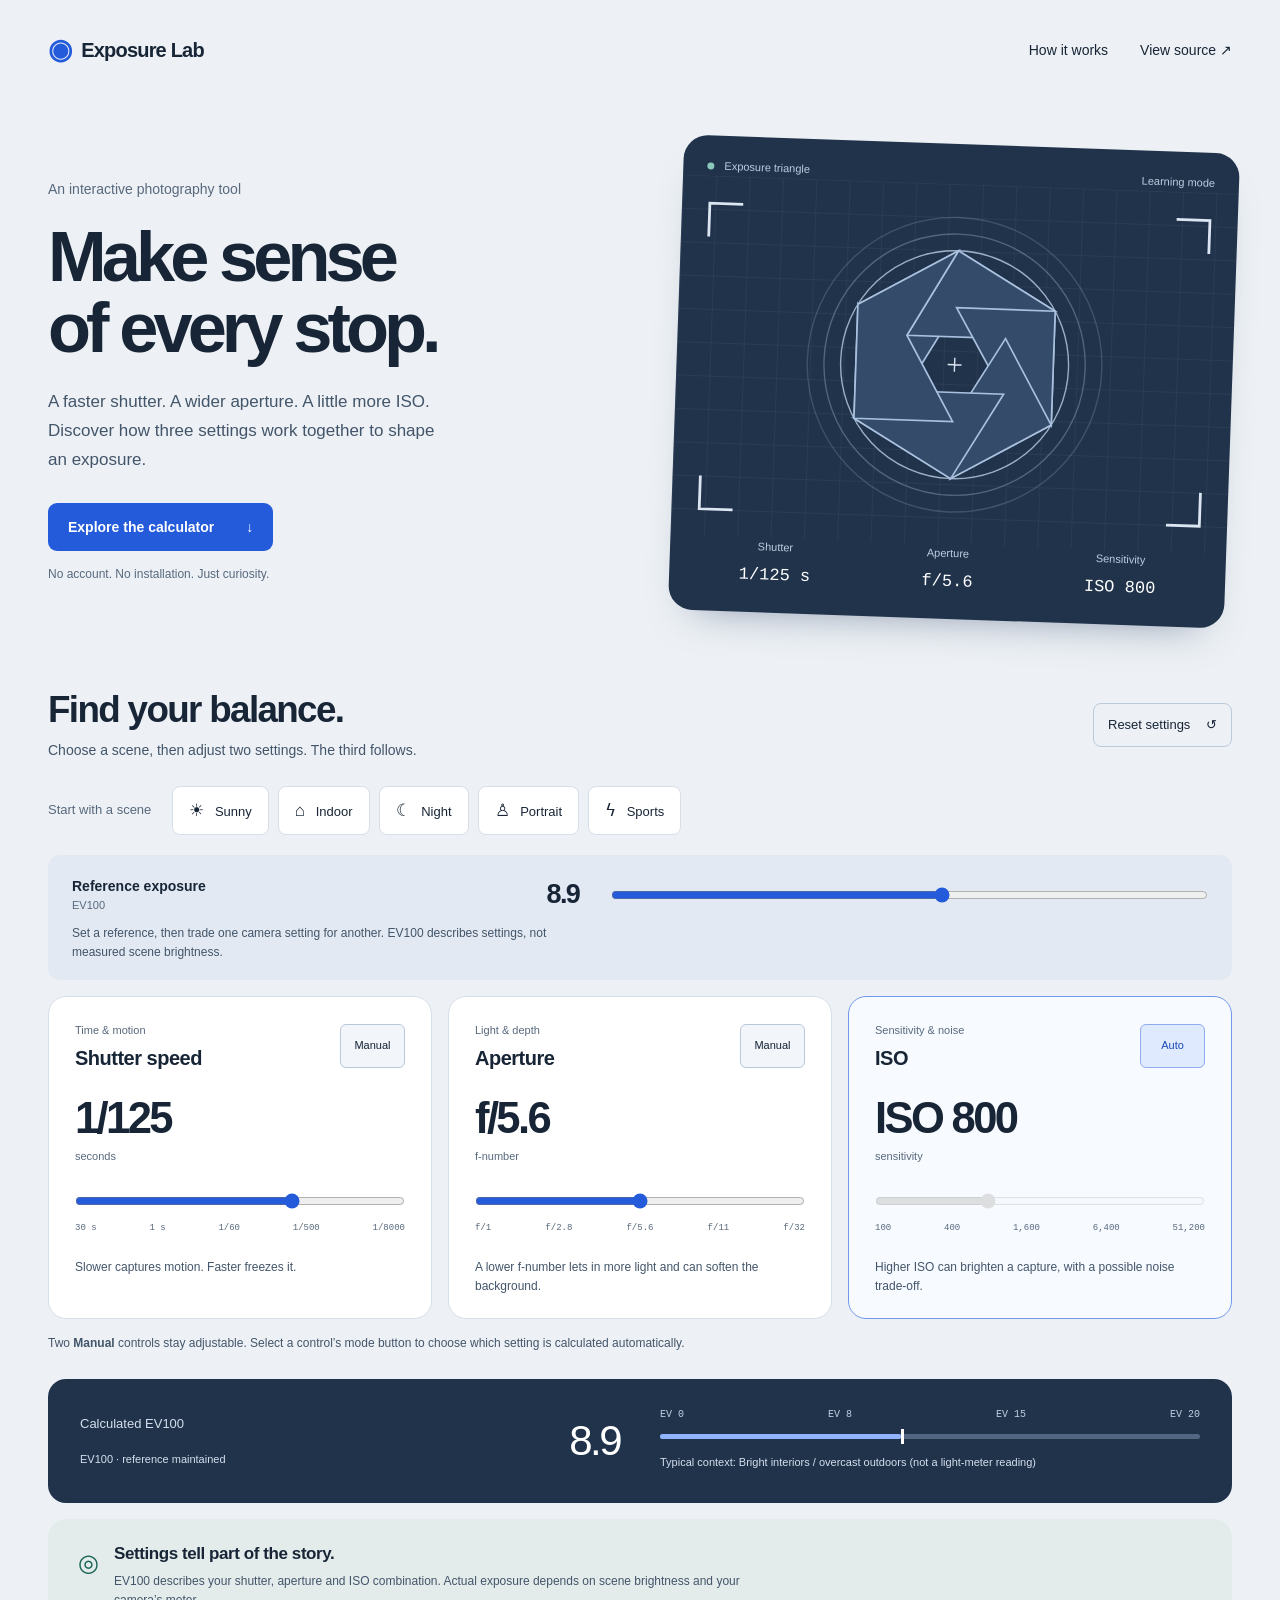
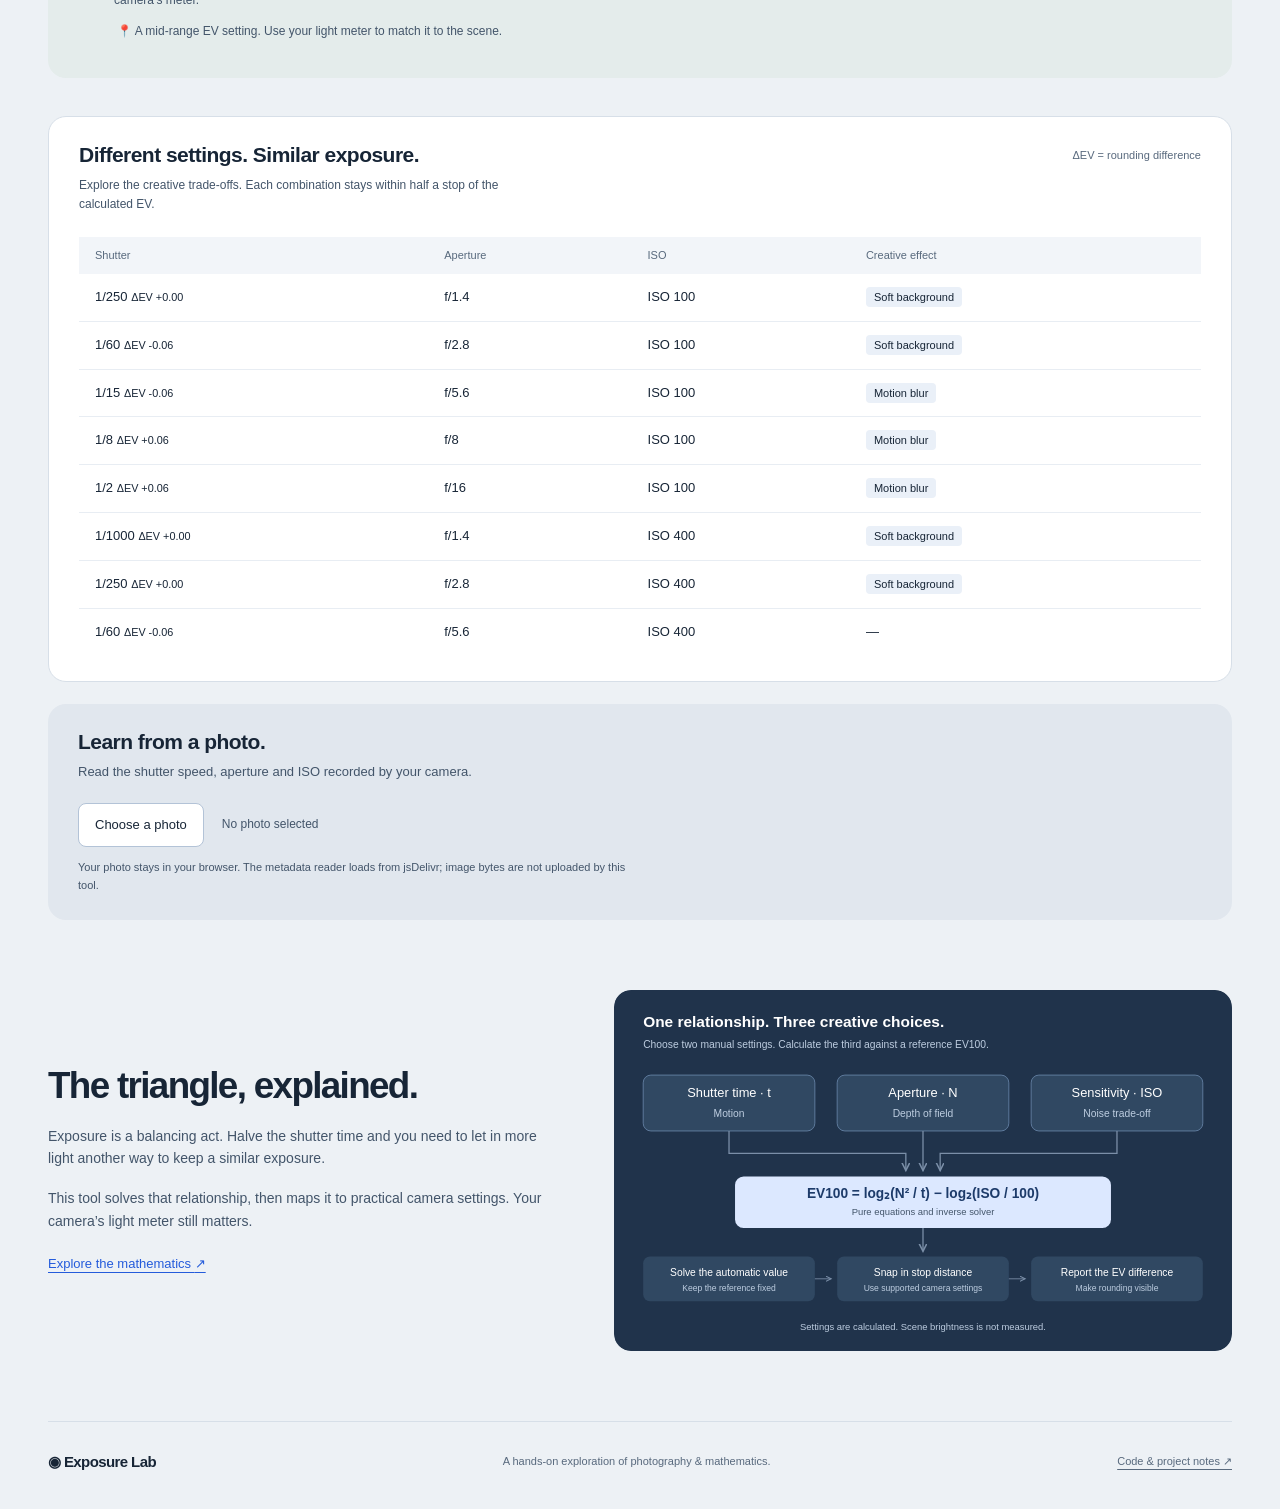
<file: index.html>
<!doctype html>
<html lang="en">
<head>
  <meta charset="utf-8">
  <meta name="viewport" content="width=device-width, initial-scale=1">
  <meta http-equiv="refresh" content="0; url=./exposure-index.html">
  <title>Photo Exposure Calculator</title>
  <script>window.location.replace("./exposure-index.html");</script>
</head>
<body>
  <p>Opening <a href="./exposure-index.html">Photo Exposure Calculator</a>…</p>
</body>
</html>
</file>
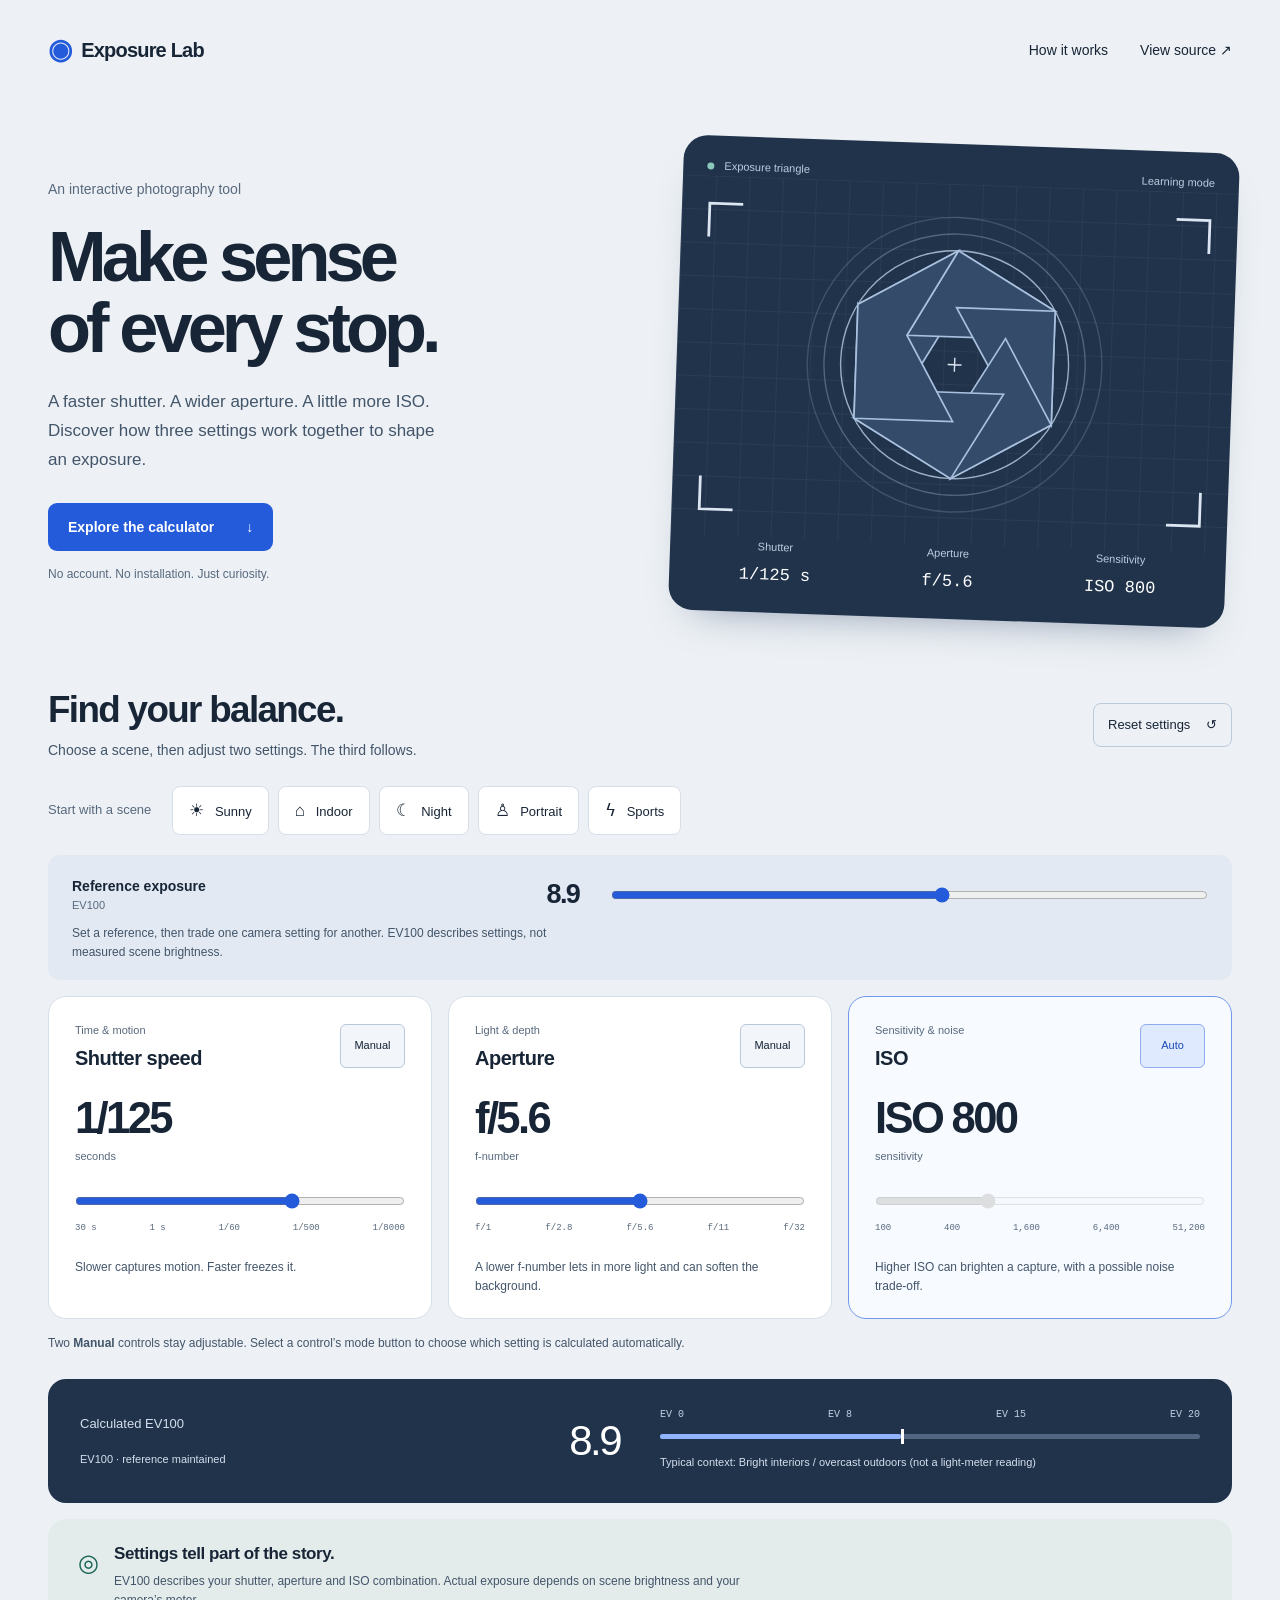
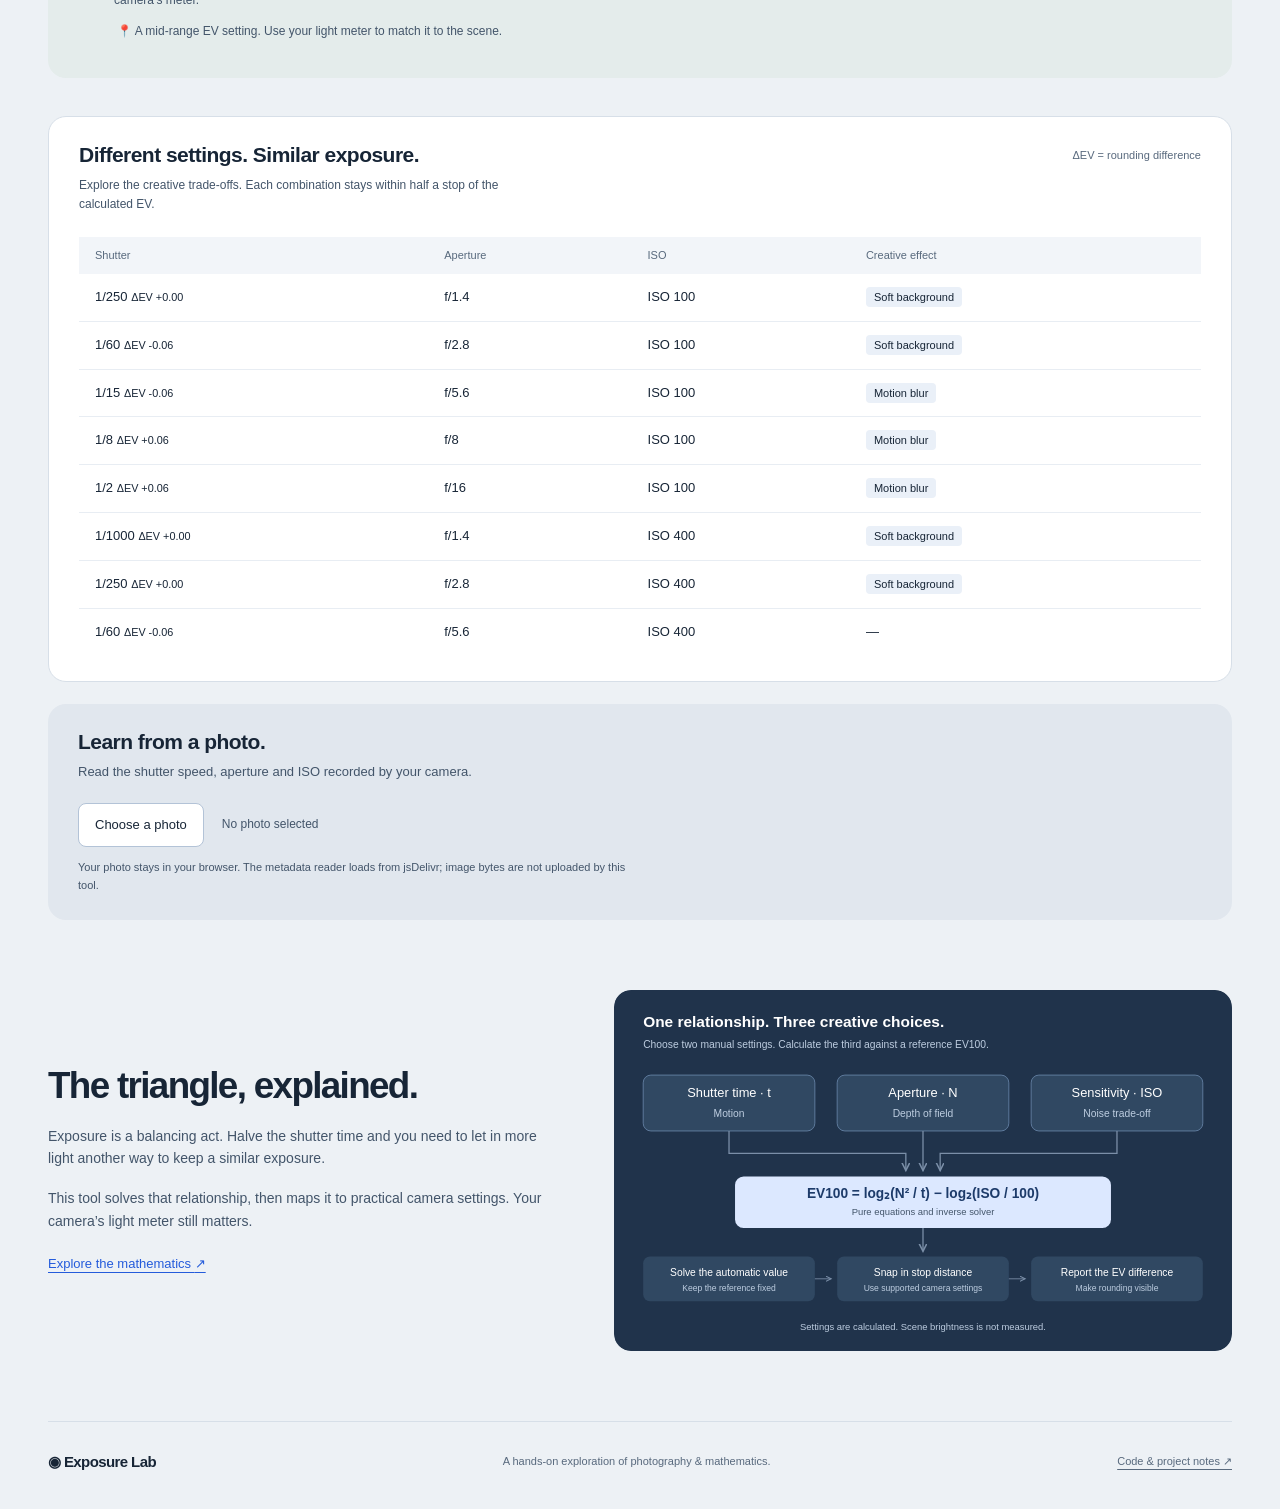
<file: exposure-index.html>
<!doctype html>
<html lang="en">
  <head>
    <meta charset="UTF-8" />
    <meta name="viewport" content="width=device-width, initial-scale=1" />
    <meta
      name="description"
      content="Learn the exposure triangle by doing. Explore shutter speed, aperture and ISO with an interactive EV100 calculator, shooting presets and local photo metadata import."
    />
    <meta name="theme-color" content="#edf1f5" />
    <meta
      property="og:title"
      content="Exposure Lab — Photo Exposure Calculator"
    />
    <meta
      property="og:description"
      content="Three settings. One exposure. A hands-on guide to the exposure triangle."
    />
    <title>Exposure Lab — Photo Exposure Calculator</title>
    <link rel="icon" type="image/svg+xml" href="favicon.svg" />
    <link rel="stylesheet" href="exposure-style.css" />
  </head>
  <body>
    <a class="skip-link" href="#calculator">Skip to calculator</a>
    <header class="site-header">
      <a class="wordmark" href="./" aria-label="Exposure Lab home"
        ><span class="brand-icon" aria-hidden="true">◉</span> Exposure Lab</a
      >
      <nav aria-label="Main navigation">
        <a href="#how-it-works">How it works</a
        ><a href="https://github.com/Benz-Kim/Photo-Exposure-Calculator"
          >View source <span aria-hidden="true">↗</span></a
        >
      </nav>
    </header>
    <main>
      <section class="hero" aria-labelledby="page-title">
        <div class="hero-copy">
          <p class="intro-label">An interactive photography tool</p>
          <h1 id="page-title">Make sense<br />of every stop.</h1>
          <p class="hero-description">
            A faster shutter. A wider aperture. A little more ISO. Discover how
            three settings work together to shape an exposure.
          </p>
          <a class="primary-link" href="#calculator"
            >Explore the calculator <span aria-hidden="true">↓</span></a
          >
          <p class="hero-note">No account. No installation. Just curiosity.</p>
        </div>
        <div
          class="viewfinder"
          role="img"
          aria-label="Camera viewfinder illustration showing the three settings that define exposure. This is a diagram, not a simulated photograph."
        >
          <div class="vf-top">
            <span><i></i> Exposure triangle</span><span>Learning mode</span>
          </div>
          <svg class="iris" viewBox="0 0 400 260" aria-hidden="true">
            <defs>
              <pattern
                id="grid"
                width="24"
                height="24"
                patternUnits="userSpaceOnUse"
              >
                <path
                  d="M 24 0 L 0 0 0 24"
                  fill="none"
                  stroke="#ffffff"
                  stroke-opacity=".06"
                />
              </pattern>
            </defs>
            <rect width="400" height="260" fill="url(#grid)" />
            <g fill="none" stroke="#9caec5" stroke-width="1">
              <circle cx="200" cy="130" r="106" opacity=".25" />
              <circle cx="200" cy="130" r="94" opacity=".4" />
              <circle cx="200" cy="130" r="82" />
            </g>
            <g fill="#344c69" stroke="#a9c1df" stroke-width="1.2">
              <path d="M200 48 L271 89 L200 89 L165 150 L129 89Z" />
              <path d="M271 89 L271 171 L236 110 L165 110 L200 48Z" />
              <path d="M271 171 L200 212 L236 150 L200 89 L271 89Z" />
              <path d="M200 212 L129 171 L200 171 L236 110 L271 171Z" />
              <path d="M129 171 L129 89 L165 150 L236 150 L200 212Z" />
              <path d="M129 89 L200 48 L165 110 L200 171 L129 171Z" />
            </g>
            <path
              d="M20 44V20H44 M356 20H380V44 M380 216V240H356 M44 240H20V216"
              fill="none"
              stroke="#dce6f3"
              stroke-width="2"
            />
            <path d="M195 130H205 M200 125V135" stroke="#dce6f3" />
          </svg>
          <div class="vf-settings">
            <span>Shutter<strong id="vf-shutter">1/125 s</strong></span
            ><span>Aperture<strong id="vf-aperture">f/5.6</strong></span
            ><span>Sensitivity<strong id="vf-iso">ISO 800</strong></span>
          </div>
        </div>
      </section>
      <section
        id="calculator"
        class="workspace"
        aria-labelledby="calculator-heading"
      >
        <div class="section-heading">
          <div>
            <h2 id="calculator-heading">Find your balance.</h2>
            <p>Choose a scene, then adjust two settings. The third follows.</p>
          </div>
          <button class="reset-button" onclick="resetCalculator()">
            Reset settings <span aria-hidden="true">↺</span>
          </button>
        </div>
        <div class="preset-bar" role="group" aria-label="Shooting presets">
          <span class="preset-label">Start with a scene</span>
          <button
            class="preset-btn"
            id="preset-sunny"
            data-preset="sunny"
            aria-pressed="false"
            onclick="applyPreset('sunny')"
          >
            <span aria-hidden="true">☀</span> Sunny
          </button>
          <button
            class="preset-btn"
            id="preset-indoor"
            data-preset="indoor"
            aria-pressed="false"
            onclick="applyPreset('indoor')"
          >
            <span aria-hidden="true">⌂</span> Indoor
          </button>
          <button
            class="preset-btn"
            id="preset-night"
            data-preset="night"
            aria-pressed="false"
            onclick="applyPreset('night')"
          >
            <span aria-hidden="true">☾</span> Night
          </button>
          <button
            class="preset-btn"
            id="preset-portrait"
            data-preset="portrait"
            aria-pressed="false"
            onclick="applyPreset('portrait')"
          >
            <span aria-hidden="true">♙</span> Portrait
          </button>
          <button
            class="preset-btn"
            id="preset-sport"
            data-preset="sport"
            aria-pressed="false"
            onclick="applyPreset('sport')"
          >
            <span aria-hidden="true">ϟ</span> Sports
          </button>
        </div>
        <section class="target-ev-panel" aria-labelledby="target-ev-heading">
          <div class="target-ev-top">
            <label id="target-ev-heading" for="sl-target-ev"
              >Reference exposure <span>EV100</span></label
            ><output id="target-ev-value" for="sl-target-ev">8.9</output>
          </div>
          <input
            id="sl-target-ev"
            type="range"
            min="-5"
            max="20"
            step="0.1"
            value="8.9"
            oninput="onTargetEVChange()"
            aria-describedby="target-help"
          />
          <p id="target-help">
            Set a reference, then trade one camera setting for another. EV100
            describes settings, not measured scene brightness.
          </p>
        </section>
        <div
          class="mobile-panel-nav"
          id="mobile-panel-nav"
          role="group"
          aria-label="Camera setting panels"
        >
          <button
            class="mpn-tab active"
            id="mpn-shutter"
            aria-pressed="true"
            aria-controls="panel-shutter"
            onclick="switchMobileTab('shutter')"
          >
            <span class="mpn-label">Shutter</span
            ><span class="mpn-val" id="mpn-val-shutter">1/125</span>
          </button>
          <button
            class="mpn-tab"
            id="mpn-aperture"
            aria-pressed="false"
            aria-controls="panel-aperture"
            onclick="switchMobileTab('aperture')"
          >
            <span class="mpn-label">Aperture</span
            ><span class="mpn-val" id="mpn-val-aperture">f/5.6</span>
          </button>
          <button
            class="mpn-tab"
            id="mpn-iso"
            aria-pressed="false"
            aria-controls="panel-iso"
            onclick="switchMobileTab('iso')"
          >
            <span class="mpn-label">ISO</span
            ><span class="mpn-val" id="mpn-val-iso">800</span>
          </button>
        </div>
        <div class="calculator-grid">
          <section
            class="calc-panel"
            id="panel-shutter"
            aria-labelledby="name-shutter"
          >
            <div class="panel-header">
              <div>
                <p class="panel-desc">Time & motion</p>
                <h3 class="panel-name" id="name-shutter">Shutter speed</h3>
              </div>
              <button
                class="lock-toggle"
                id="lock-shutter"
                onclick="toggleLock('shutter')"
                aria-label="Calculate shutter speed automatically"
              >
                Manual
              </button>
            </div>
            <output class="value-display" id="val-shutter" for="sl-shutter"
              >1/125</output
            ><span class="value-unit">seconds</span>
            <div class="slider-wrap">
              <input
                type="range"
                id="sl-shutter"
                min="0"
                max="18"
                value="12"
                step="1"
                aria-label="Shutter speed"
                aria-describedby="hint-shutter"
                oninput="onSliderChange('shutter')"
              />
              <div class="slider-ticks">
                <span class="tick">30 s</span><span class="tick">1 s</span
                ><span class="tick">1/60</span><span class="tick">1/500</span
                ><span class="tick">1/8000</span>
              </div>
            </div>
            <p class="setting-hint" id="hint-shutter">
              Slower captures motion. Faster freezes it.
            </p>
          </section>
          <section
            class="calc-panel"
            id="panel-aperture"
            aria-labelledby="name-aperture"
          >
            <div class="panel-header">
              <div>
                <p class="panel-desc">Light & depth</p>
                <h3 class="panel-name" id="name-aperture">Aperture</h3>
              </div>
              <button
                class="lock-toggle"
                id="lock-aperture"
                onclick="toggleLock('aperture')"
                aria-label="Calculate aperture automatically"
              >
                Manual
              </button>
            </div>
            <output class="value-display" id="val-aperture" for="sl-aperture"
              >f/5.6</output
            ><span class="value-unit">f-number</span>
            <div class="slider-wrap">
              <input
                type="range"
                id="sl-aperture"
                min="0"
                max="10"
                value="5"
                step="1"
                aria-label="Aperture"
                aria-describedby="hint-aperture"
                oninput="onSliderChange('aperture')"
              />
              <div class="slider-ticks">
                <span class="tick">f/1</span><span class="tick">f/2.8</span
                ><span class="tick">f/5.6</span><span class="tick">f/11</span
                ><span class="tick">f/32</span>
              </div>
            </div>
            <p class="setting-hint" id="hint-aperture">
              A lower f-number lets in more light and can soften the background.
            </p>
          </section>
          <section class="calc-panel" id="panel-iso" aria-labelledby="name-iso">
            <div class="panel-header">
              <div>
                <p class="panel-desc">Sensitivity & noise</p>
                <h3 class="panel-name" id="name-iso">ISO</h3>
              </div>
              <button
                class="lock-toggle"
                id="lock-iso"
                onclick="toggleLock('iso')"
                aria-label="Calculate iso automatically"
              >
                Auto
              </button>
            </div>
            <output class="value-display" id="val-iso" for="sl-iso"
              >ISO 800</output
            ><span class="value-unit">sensitivity</span>
            <div class="slider-wrap">
              <input
                type="range"
                id="sl-iso"
                min="0"
                max="9"
                value="3"
                step="1"
                aria-label="ISO"
                aria-describedby="hint-iso"
                oninput="onSliderChange('iso')"
              />
              <div class="slider-ticks">
                <span class="tick">100</span><span class="tick">400</span
                ><span class="tick">1,600</span><span class="tick">6,400</span
                ><span class="tick">51,200</span>
              </div>
            </div>
            <p class="setting-hint" id="hint-iso">
              Higher ISO can brighten a capture, with a possible noise
              trade-off.
            </p>
          </section>
        </div>
        <p class="control-help">
          Two <strong>Manual</strong> controls stay adjustable. Select a
          control’s mode button to choose which setting is calculated
          automatically.
        </p>
        <div class="ev-panel">
          <div class="ev-label-wrap">
            <span class="ev-label">Calculated EV100</span
            ><output class="ev-value" id="ev-display">8.9</output
            ><span id="ev-status" role="status"></span>
          </div>
          <div class="ev-bar-wrap">
            <div class="ev-scale">
              <span>EV 0</span><span>EV 8</span><span>EV 15</span
              ><span>EV 20</span>
            </div>
            <div class="ev-track">
              <div class="ev-fill" id="ev-fill"></div>
              <div class="ev-marker" id="ev-marker"></div>
            </div>
            <p class="ev-situation" id="ev-situation"></p>
          </div>
        </div>
        <section
          class="judge-panel"
          id="judge-panel"
          aria-labelledby="judge-title"
        >
          <div class="judge-verdict">
            <span class="judge-icon" id="judge-icon" aria-hidden="true">◎</span>
            <div>
              <h3 class="judge-title" id="judge-title">
                Read the settings, then the scene.
              </h3>
              <p class="judge-desc" id="judge-desc"></p>
            </div>
          </div>
          <div class="judge-meter-wrap" aria-hidden="true">
            <div class="judge-meter-labels">
              <span>Lower EV settings</span><span>Higher EV settings</span>
            </div>
            <div class="judge-meter">
              <div class="judge-needle" id="judge-needle"></div>
            </div>
          </div>
          <div class="judge-detail">
            <p class="judge-env" id="judge-env"></p>
            <div class="judge-warnings" id="judge-warnings"></div>
          </div>
        </section>
        <section class="combos-panel" aria-labelledby="combos-heading">
          <div class="combos-header">
            <div>
              <h3 id="combos-heading">Different settings. Similar exposure.</h3>
              <p>
                Explore the creative trade-offs. Each combination stays within
                half a stop of the calculated EV.
              </p>
            </div>
            <span class="table-note">ΔEV = rounding difference</span>
          </div>
          <div class="table-scroll">
            <table class="combo-table">
              <caption class="sr-only">
                Near-equivalent camera settings and their EV rounding
                differences
              </caption>
              <thead>
                <tr>
                  <th scope="col">Shutter</th>
                  <th scope="col">Aperture</th>
                  <th scope="col">ISO</th>
                  <th scope="col">Creative effect</th>
                </tr>
              </thead>
              <tbody id="combo-tbody"></tbody>
            </table>
          </div>
        </section>
        <section class="exif-panel" aria-labelledby="exif-heading">
          <div>
            <h3 id="exif-heading">Learn from a photo.</h3>
            <p class="exif-panel-sub">
              Read the shutter speed, aperture and ISO recorded by your camera.
            </p>
          </div>
          <div class="exif-input-row">
            <label class="exif-upload-btn" for="exif-file-input"
              >Choose a photo<input
                type="file"
                id="exif-file-input"
                accept="image/*"
                onchange="loadExif(this)" /></label
            ><span class="exif-filename" id="exif-filename"
              >No photo selected</span
            >
          </div>
          <p class="privacy-note">
            Your photo stays in your browser. The metadata reader loads from
            jsDelivr; image bytes are not uploaded by this tool.
          </p>
          <div
            class="exif-result"
            id="exif-result"
            style="display: none"
            role="status"
          >
            <div class="exif-chips" id="exif-chips"></div>
            <p class="exif-msg" id="exif-msg"></p>
            <button
              class="exif-apply-btn"
              id="exif-apply-btn"
              style="display: none"
              onclick="applyExif()"
            >
              Apply photo settings
            </button>
          </div>
        </section>
      </section>
      <section
        class="learn-section"
        id="how-it-works"
        aria-labelledby="learn-heading"
      >
        <div>
          <h2 id="learn-heading">The triangle, explained.</h2>
          <p>
            Exposure is a balancing act. Halve the shutter time and you need to
            let in more light another way to keep a similar exposure.
          </p>
          <p>
            This tool solves that relationship, then maps it to practical camera
            settings. Your camera’s light meter still matters.
          </p>
          <a
            href="https://github.com/Benz-Kim/Photo-Exposure-Calculator/blob/main/docs/ENGINEERING_RATIONALE.md"
            >Explore the mathematics <span aria-hidden="true">↗</span></a
          >
        </div>
        <img
          src="docs/assets/exposure-workflow.svg"
          alt="Shutter time, aperture and ISO feed the EV100 model. Choose two manual settings and the third is solved, rounded to camera steps, and checked for EV difference."
          width="720"
          height="420"
          loading="lazy"
        />
      </section>
    </main>
    <footer>
      <a class="wordmark" href="./">◉ Exposure Lab</a>
      <p>A hands-on exploration of photography & mathematics.</p>
      <a href="https://github.com/Benz-Kim/Photo-Exposure-Calculator"
        >Code & project notes ↗</a
      >
    </footer>
    <div class="mobile-bottom-bar" id="mobile-bottom-bar">
      <div class="mbb-ev-wrap">
        <span class="mbb-ev-label">EV100</span
        ><span class="mbb-ev-num" id="mbb-ev-num">8.9</span>
      </div>
      <div class="mbb-meter">
        <div class="mbb-meter-bg">
          <div class="mbb-meter-fill" id="mbb-fill"></div>
          <div class="mbb-meter-needle" id="mbb-needle"></div>
        </div>
      </div>
      <div class="mbb-verdict">
        <span class="mbb-icon" id="mbb-icon" aria-hidden="true"></span
        ><span class="mbb-text" id="mbb-text"
          >Settings, not scene brightness</span
        >
      </div>
    </div>
    <script src="exposure-core.js"></script>
    <script src="exposure-script.js"></script>
  </body>
</html>
</file>
<file: exposure-style.css>
/* Exposure Lab: a camera workbench, with a viewfinder as its visual anchor. */
:root {
  color-scheme: light;
  --bg: #edf1f5;
  --surface: #fff;
  --surface2: #f4f6f9;
  --text: #172536;
  --text-mid: #43556a;
  --text-dim: #58697d;
  --border: #d7dfe8;
  --accent: #245bdb;
  --green: #176453;
  --red: #a33227;
  --radius: 18px;
  --mono: ui-monospace, SFMono-Regular, Consolas, monospace;
}
* {
  box-sizing: border-box;
}
html {
  scroll-behavior: smooth;
  scroll-padding-top: 24px;
}
body {
  margin: 0;
  background: var(--bg);
  color: var(--text);
  font-family: "Avenir Next", Avenir, "Segoe UI", sans-serif;
  font-size: 16px;
  line-height: 1.6;
  -webkit-font-smoothing: antialiased;
}
a {
  color: inherit;
  text-underline-offset: 4px;
}
button,
input {
  font: inherit;
}
button,
a,
input {
  touch-action: manipulation;
}
button {
  cursor: pointer;
}
button:disabled {
  cursor: default;
}
button:focus-visible,
a:focus-visible,
input:focus-visible,
.exif-upload-btn:focus-within {
  outline: 3px solid var(--accent);
  outline-offset: 5px;
}
button {
  color: var(--text);
}
h1,
h2,
h3,
p {
  margin: 0;
}
h1,
h2,
h3 {
  line-height: 1.13;
}
h2 {
  font-size: clamp(1.7rem, 3vw, 2.3rem);
  font-weight: 650;
  letter-spacing: -0.045em;
}
h3 {
  font-weight: 650;
  letter-spacing: -0.025em;
}
p {
  max-width: 75ch;
}
.site-header,
main,
footer {
  width: min(1240px, calc(100% - 96px));
  margin-inline: auto;
}
.site-header {
  display: flex;
  justify-content: space-between;
  align-items: center;
  min-height: 100px;
}
.wordmark {
  display: inline-flex;
  align-items: center;
  gap: 10px;
  font-size: 20px;
  font-weight: 700;
  letter-spacing: -0.04em;
  text-decoration: none;
}
.brand-icon {
  font-size: 28px;
  color: var(--accent);
}
nav {
  display: flex;
  gap: 32px;
  font-size: 14px;
}
nav a {
  text-decoration: none;
}
nav a:hover {
  text-decoration: underline;
}
.hero {
  display: grid;
  grid-template-columns: 1fr 1fr;
  align-items: center;
  gap: 72px;
  padding: 44px 0 70px;
}
.intro-label {
  color: var(--text-dim);
  font-size: 14px;
  margin-bottom: 20px;
}
h1 {
  font-size: clamp(3rem, 5.5vw, 5rem);
  font-weight: 650;
  letter-spacing: -0.07em;
  line-height: 1.02;
}
.hero-description {
  font-size: 17px;
  color: var(--text-mid);
  max-width: 42ch;
  margin: 24px 0 28px;
  line-height: 1.7;
}
.primary-link {
  display: inline-flex;
  gap: 32px;
  align-items: center;
  text-decoration: none;
  background: var(--accent);
  color: white;
  border-radius: 9px;
  padding: 13px 20px;
  font-weight: 600;
  font-size: 14px;
}
.primary-link:hover {
  background: #1949b6;
}
.hero-note {
  font-size: 12px;
  color: var(--text-dim);
  margin-top: 14px;
}
.viewfinder {
  background: #20334b;
  border-radius: 24px;
  color: #dce6f3;
  overflow: hidden;
  box-shadow: 0 22px 42px -26px #1b345b80;
  transform: rotate(2deg);
}
.vf-top {
  display: flex;
  justify-content: space-between;
  padding: 22px 24px 0;
  font-size: 11px;
  color: #bdcde0;
}
.vf-top i {
  display: inline-block;
  width: 7px;
  height: 7px;
  background: #8bcabb;
  border-radius: 50%;
  margin-right: 7px;
}
.iris {
  display: block;
  width: 100%;
  height: auto;
}
.vf-settings {
  display: grid;
  grid-template-columns: repeat(3, 1fr);
  padding: 0 24px 24px;
  gap: 10px;
  text-align: center;
}
.vf-settings span {
  font-size: 11px;
  color: #bdcde0;
}
.vf-settings strong {
  display: block;
  color: #fff;
  font-weight: 500;
  font-family: var(--mono);
  font-size: 17px;
  margin-top: 5px;
}
.section-heading {
  display: flex;
  justify-content: space-between;
  align-items: center;
  gap: 20px;
  margin-bottom: 24px;
}
.section-heading p {
  color: var(--text-mid);
  margin-top: 9px;
  font-size: 14px;
}
.reset-button {
  background: transparent;
  border: 1px solid #bcc9d8;
  border-radius: 8px;
  font-size: 13px;
  padding: 10px 14px;
  min-height: 44px;
  white-space: nowrap;
}
.reset-button span {
  margin-left: 12px;
}
.preset-bar {
  display: flex;
  align-items: center;
  gap: 9px;
  flex-wrap: wrap;
  margin-bottom: 20px;
}
.preset-label {
  font-size: 13px;
  color: var(--text-dim);
  margin-right: 12px;
}
.preset-btn {
  background: var(--surface);
  border: 1px solid var(--border);
  border-radius: 8px;
  padding: 10px 16px;
  min-height: 44px;
  font-size: 13px;
}
.preset-btn span {
  margin-right: 7px;
  font-size: 17px;
}
.preset-btn:hover {
  border-color: var(--accent);
}
.preset-btn[aria-pressed="true"] {
  background: #e1eaff;
  border-color: var(--accent);
  color: #1949b6;
}
.target-ev-panel {
  background: #e2e9f2;
  border-radius: 12px;
  padding: 18px 24px;
  margin-bottom: 16px;
  display: grid;
  grid-template-columns: minmax(230px, 0.85fr) 1fr;
  align-items: center;
  gap: 8px 32px;
}
.target-ev-top {
  display: flex;
  justify-content: space-between;
  align-items: center;
  gap: 16px;
}
.target-ev-top label {
  font-weight: 600;
  font-size: 14px;
}
.target-ev-top label span {
  display: block;
  color: var(--text-dim);
  font-size: 11px;
  font-weight: 400;
}
.target-ev-top output {
  font-size: 27px;
  font-variant-numeric: tabular-nums;
  font-weight: 600;
  letter-spacing: -0.06em;
}
.target-ev-panel p {
  grid-column: 1/-1;
  font-size: 12px;
  color: var(--text-mid);
}
.calculator-grid {
  display: grid;
  grid-template-columns: repeat(3, minmax(0, 1fr));
  gap: 16px;
}
.calc-panel {
  background: var(--surface);
  border-radius: var(--radius);
  padding: 25px 26px 22px;
  border: 1px solid var(--border);
  min-width: 0;
  transition: border-color 0.2s;
}
.calc-panel.locked {
  border-color: #7298ec;
  background: #f7faff;
}
.panel-header {
  display: flex;
  align-items: center;
  justify-content: space-between;
  gap: 12px;
  margin-bottom: 22px;
}
.panel-desc {
  font-size: 11px;
  color: var(--text-dim);
  margin-bottom: 7px;
}
.panel-name {
  font-size: 20px;
}
.lock-toggle {
  border: 1px solid #bac8da;
  background: #f2f5f9;
  border-radius: 6px;
  font-size: 11px;
  min-height: 44px;
  min-width: 65px;
  padding: 8px;
}
.lock-toggle[aria-pressed="true"] {
  background: #e0eaff;
  border-color: #8eacee;
  color: #1949b6;
}
.value-display {
  display: block;
  font-size: clamp(2.1rem, 3.4vw, 3.2rem);
  font-weight: 550;
  letter-spacing: -0.06em;
  font-variant-numeric: tabular-nums;
  line-height: 1.2;
  white-space: nowrap;
}
.value-unit {
  display: block;
  color: var(--text-dim);
  font-size: 11px;
  margin: 4px 0 20px;
}
.slider-wrap {
  margin-top: 5px;
}
input[type="range"] {
  display: block;
  width: 100%;
  height: 32px;
  margin: 0;
  accent-color: var(--accent);
  cursor: pointer;
}
input[type="range"]:disabled {
  opacity: 0.58;
  cursor: default;
}
.slider-ticks {
  display: flex;
  justify-content: space-between;
  gap: 4px;
  font-family: var(--mono);
  font-size: 9px;
  color: var(--text-dim);
  margin-top: 4px;
}
.setting-hint {
  font-size: 12px;
  color: var(--text-mid);
  margin-top: 22px;
  min-height: 3.2em;
  line-height: 1.6;
}
.control-help {
  font-size: 12px;
  color: var(--text-mid);
  margin: 15px 0 26px;
  max-width: none;
}
.ev-panel {
  display: grid;
  grid-template-columns: 1fr 1fr;
  gap: 40px;
  padding: 28px 32px;
  background: #20334b;
  border-radius: var(--radius);
  color: #fff;
  margin-bottom: 16px;
}
.ev-label-wrap {
  display: grid;
  grid-template-columns: 1fr auto;
  align-items: center;
  gap: 4px 18px;
}
.ev-label {
  font-size: 13px;
  color: #d3dfed;
}
.ev-value {
  font-size: 42px;
  letter-spacing: -0.06em;
  font-weight: 500;
  grid-column: 2;
  grid-row: 1/3;
  font-variant-numeric: tabular-nums;
}
#ev-status {
  font-size: 11px;
  color: #d3dfed;
}
.ev-scale {
  display: flex;
  justify-content: space-between;
  font-family: var(--mono);
  font-size: 10px;
  color: #c0cfe1;
}
.ev-track {
  height: 5px;
  background: #536782;
  border-radius: 8px;
  position: relative;
  margin: 11px 0 15px;
}
.ev-fill {
  height: 100%;
  background: #91b4ff;
  border-radius: 8px;
}
.ev-marker {
  position: absolute;
  width: 3px;
  height: 15px;
  top: -5px;
  background: #fff;
}
.ev-situation {
  font-size: 11px;
  color: #d3dfed;
  line-height: 1.6;
}
.judge-panel {
  padding: 25px 30px;
  background: #e4eceb;
  border-radius: var(--radius);
  margin-bottom: 38px;
}
.judge-verdict {
  display: flex;
  align-items: flex-start;
  gap: 15px;
}
.judge-icon {
  font-size: 24px;
  color: #176453;
}
.judge-title {
  font-size: 17px;
  margin-bottom: 9px;
}
.judge-desc,
.judge-env {
  font-size: 12px;
  color: var(--text-mid);
  max-width: 95ch;
}
.judge-meter-wrap {
  display: none;
}
.judge-env {
  margin: 12px 0 0 39px;
}
.judge-warnings {
  display: flex;
  flex-wrap: wrap;
  gap: 8px;
  margin-top: 12px;
}
.judge-warn-item {
  background: #fff9e9;
  border-left: 3px solid #a67814;
  padding: 10px 13px;
  font-size: 12px;
  color: #614814;
  flex: 1 1 240px;
}
.combos-panel {
  background: var(--surface);
  border: 1px solid var(--border);
  border-radius: var(--radius);
  padding: 26px 30px;
  margin-bottom: 22px;
}
.combos-header {
  display: flex;
  justify-content: space-between;
  align-items: flex-start;
  gap: 25px;
  margin-bottom: 22px;
}
.combos-header h3 {
  font-size: 21px;
}
.combos-header p {
  font-size: 12px;
  color: var(--text-mid);
  margin-top: 9px;
  max-width: 65ch;
}
.table-note {
  font-size: 11px;
  color: var(--text-dim);
  white-space: nowrap;
  padding-top: 4px;
}
.table-scroll {
  overflow-x: auto;
}
.combo-table {
  width: 100%;
  border-collapse: collapse;
  text-align: left;
}
.combo-table th {
  font-size: 11px;
  font-weight: 500;
  color: var(--text-dim);
  padding: 10px 16px;
  background: #f2f5f9;
}
.combo-table td {
  font-size: 13px;
  padding: 13px 16px;
  border-bottom: 1px solid #e8edf3;
  font-variant-numeric: tabular-nums;
}
.combo-table tr:last-child td {
  border-bottom: 0;
}
.combo-table .active-row {
  background: #edf3ff;
}
.tag {
  font-size: 11px;
  background: #eaf0f8;
  border-radius: 4px;
  padding: 4px 8px;
  white-space: nowrap;
}
.combo-delta {
  font-size: 10px;
  color: var(--text-dim);
  margin-left: 10px;
  white-space: nowrap;
}
.exif-panel {
  background: #e1e7ee;
  border-radius: var(--radius);
  padding: 26px 30px;
  margin-bottom: 70px;
}
.exif-panel h3 {
  font-size: 21px;
}
.exif-panel-sub {
  font-size: 13px;
  color: var(--text-mid);
  margin-top: 8px;
}
.exif-input-row {
  display: flex;
  align-items: center;
  gap: 18px;
  margin: 20px 0 12px;
}
.exif-upload-btn,
.exif-apply-btn {
  position: relative;
  display: inline-flex;
  align-items: center;
  background: var(--surface);
  border: 1px solid #b3c3d7;
  border-radius: 8px;
  padding: 10px 16px;
  min-height: 44px;
  font-size: 13px;
  cursor: pointer;
  white-space: nowrap;
}
.exif-upload-btn input {
  position: absolute;
  inset: 0;
  opacity: 0;
  width: 100%;
  cursor: pointer;
}
.exif-filename {
  font-size: 12px;
  color: var(--text-mid);
  overflow-wrap: anywhere;
  min-width: 0;
}
.privacy-note {
  font-size: 11px;
  color: var(--text-mid);
  max-width: 90ch;
}
.exif-result {
  margin-top: 20px;
  border-top: 1px solid #c4cfdd;
  padding-top: 18px;
}
.exif-chips {
  display: flex;
  gap: 14px;
  flex-wrap: wrap;
}
.exif-chip {
  background: white;
  padding: 10px 16px;
  border-radius: 8px;
  font-family: var(--mono);
  font-size: 16px;
}
.exif-chip span {
  display: block;
  font-size: 10px;
  color: var(--text-dim);
  margin-bottom: 5px;
}
.exif-msg {
  font-size: 12px;
  margin: 15px 0;
  color: var(--text-mid);
}
.exif-error {
  color: var(--red);
  font-size: 13px;
}
.exif-loading {
  font-size: 13px;
  color: var(--text-mid);
}
.learn-section {
  display: grid;
  grid-template-columns: 0.9fr 1.1fr;
  gap: 60px;
  align-items: center;
  padding-bottom: 70px;
}
.learn-section p {
  font-size: 14px;
  color: var(--text-mid);
  margin: 18px 0;
}
.learn-section a {
  font-size: 13px;
  color: var(--accent);
}
.learn-section img {
  width: 100%;
  height: auto;
  border-radius: 16px;
}
footer {
  display: flex;
  justify-content: space-between;
  align-items: center;
  gap: 20px;
  border-top: 1px solid var(--border);
  padding: 28px 0 35px;
}
footer p,
footer > a:last-child {
  font-size: 11px;
  color: var(--text-dim);
}
footer .wordmark {
  font-size: 15px;
}
.mobile-panel-nav,
.mobile-bottom-bar {
  display: none;
}
.sr-only,
.skip-link:not(:focus) {
  position: absolute;
  width: 1px;
  height: 1px;
  padding: 0;
  overflow: hidden;
  clip: rect(0, 0, 0, 0);
  white-space: nowrap;
}
.skip-link:focus {
  position: fixed;
  top: 12px;
  left: 12px;
  background: white;
  padding: 10px;
  z-index: 1000;
}
@media (min-width: 1600px) {
  .hero {
    gap: 110px;
  }
}
@media (max-width: 1000px) {
  .site-header,
  main,
  footer {
    width: calc(100% - 48px);
  }
  .hero {
    gap: 35px;
    padding-top: 25px;
  }
  .calc-panel {
    padding: 22px 18px;
  }
  .panel-name {
    font-size: 18px;
  }
  .lock-toggle {
    min-width: 55px;
  }
  .value-display {
    font-size: 2.5rem;
  }
  .combos-header {
    display: block;
  }
  .table-note {
    display: block;
    margin-top: 12px;
  }
  .learn-section {
    gap: 30px;
  }
  footer p {
    max-width: 28ch;
  }
}
@media (max-width: 640px) {
  html {
    scroll-padding-top: 16px;
  }
  .site-header,
  main,
  footer {
    width: calc(100% - 32px);
  }
  .site-header {
    min-height: 76px;
  }
  .wordmark {
    font-size: 18px;
  }
  nav {
    gap: 16px;
    font-size: 12px;
  }
  nav a:first-child {
    display: none;
  }
  .hero {
    grid-template-columns: 1fr;
    gap: 32px;
    padding: 22px 0 44px;
  }
  .hero-copy {
    max-width: 480px;
  }
  h1 {
    font-size: clamp(3.1rem, 12vw, 4.5rem);
  }
  .intro-label {
    font-size: 12px;
    margin-bottom: 16px;
  }
  .hero-description {
    font-size: 15px;
    margin: 20px 0;
  }
  .hero-note {
    font-size: 11px;
  }
  .viewfinder {
    transform: none;
    max-width: 480px;
    width: 100%;
  }
  .iris {
    max-height: 225px;
  }
  .vf-top {
    padding: 18px 20px 0;
  }
  .vf-settings {
    padding: 0 20px 20px;
  }
  .vf-settings strong {
    font-size: 16px;
  }
  .section-heading {
    align-items: flex-start;
    gap: 12px;
  }
  .section-heading p {
    font-size: 13px;
  }
  .reset-button {
    font-size: 11px;
    padding: 8px 10px;
  }
  .reset-button span {
    margin-left: 3px;
  }
  .preset-bar {
    gap: 7px;
  }
  .preset-label {
    width: 100%;
    margin-bottom: 3px;
  }
  .preset-btn {
    padding: 8px 10px;
    font-size: 12px;
    flex-grow: 1;
  }
  .preset-btn span {
    margin-right: 3px;
  }
  .target-ev-panel {
    grid-template-columns: 1fr;
    padding: 16px 18px;
    gap: 4px;
  }
  .target-ev-top label span {
    display: inline;
    margin-left: 6px;
  }
  .target-ev-panel p {
    font-size: 11px;
    margin-top: 5px;
  }
  .mobile-panel-nav {
    display: flex;
    background: #dfe7f1;
    border-radius: 12px;
    padding: 5px;
    gap: 4px;
    margin-bottom: 12px;
  }
  .mpn-tab {
    flex: 1;
    border: 0;
    background: transparent;
    border-radius: 8px;
    padding: 9px 5px;
    min-height: 66px;
  }
  .mpn-tab.active {
    background: white;
    box-shadow: 0 2px 7px #20334b15;
  }
  .mpn-label {
    display: block;
    font-size: 11px;
    color: var(--text-mid);
  }
  .mpn-val {
    font-size: 15px;
    display: block;
    font-weight: 600;
  }
  .mpn-tab.calculating .mpn-label::after {
    content: " · Auto";
    color: #1949b6;
  }
  .calculator-grid {
    display: block;
  }
  .calc-panel {
    display: none;
    padding: 24px;
    border-radius: 14px;
  }
  .calc-panel.mobile-active {
    display: block;
  }
  .panel-header {
    margin-bottom: 20px;
  }
  .panel-name {
    font-size: 22px;
  }
  .value-display {
    font-size: 3.2rem;
  }
  .slider-ticks {
    font-size: 10px;
  }
  .setting-hint {
    min-height: 0;
    margin-top: 20px;
  }
  .control-help {
    font-size: 11px;
  }
  .ev-panel {
    grid-template-columns: 1fr;
    gap: 20px;
    padding: 22px;
  }
  .ev-value {
    font-size: 38px;
  }
  .judge-panel {
    padding: 20px;
    margin-bottom: 28px;
  }
  .judge-title {
    font-size: 16px;
  }
  .judge-env {
    margin-left: 0;
  }
  .combos-panel {
    padding: 22px 16px;
  }
  .combos-header h3,
  .exif-panel h3 {
    font-size: 20px;
  }
  .combo-table th,
  .combo-table td {
    padding: 11px 8px;
  }
  .combo-table th {
    font-size: 10px;
  }
  .combo-table td {
    font-size: 11px;
  }
  .tag {
    font-size: 10px;
    padding: 3px 5px;
  }
  .combo-delta {
    display: block;
    margin: 5px 0 0;
  }
  .exif-panel {
    padding: 22px 20px;
    margin-bottom: 45px;
  }
  .exif-input-row {
    gap: 12px;
  }
  .exif-upload-btn {
    font-size: 12px;
    padding: 10px 12px;
  }
  .learn-section {
    grid-template-columns: 1fr;
    gap: 15px;
    padding-bottom: 40px;
  }
  .learn-section p {
    font-size: 13px;
  }
  footer {
    flex-wrap: wrap;
    padding: 24px 0 110px;
  }
  footer p {
    max-width: none;
    width: 100%;
    order: 3;
  }
  .mobile-bottom-bar {
    position: fixed;
    bottom: 0;
    left: 0;
    right: 0;
    display: flex;
    align-items: center;
    gap: 18px;
    background: #fff;
    border-top: 1px solid var(--border);
    padding: 12px 20px calc(12px + env(safe-area-inset-bottom));
    z-index: 100;
  }
  .mbb-ev-label {
    font-size: 10px;
    color: var(--text-dim);
    display: block;
  }
  .mbb-ev-num {
    font-size: 23px;
    font-weight: 600;
    line-height: 1.2;
  }
  .mbb-meter {
    flex: 1;
  }
  .mbb-meter-bg {
    height: 4px;
    position: relative;
    background: #d7e0ee;
  }
  .mbb-meter-fill {
    height: 100%;
    background: var(--accent);
  }
  .mbb-meter-needle {
    position: absolute;
    top: -4px;
    background: #20334b;
    width: 2px;
    height: 12px;
  }
  .mbb-verdict {
    max-width: 115px;
    font-size: 10px;
    color: var(--text-mid);
  }
  .mbb-icon {
    display: none;
  }
}
@media (prefers-reduced-motion: reduce) {
  html {
    scroll-behavior: auto;
  }
  *,
  *::before,
  *::after {
    animation: none !important;
    transition: none !important;
  }
}
</file>
